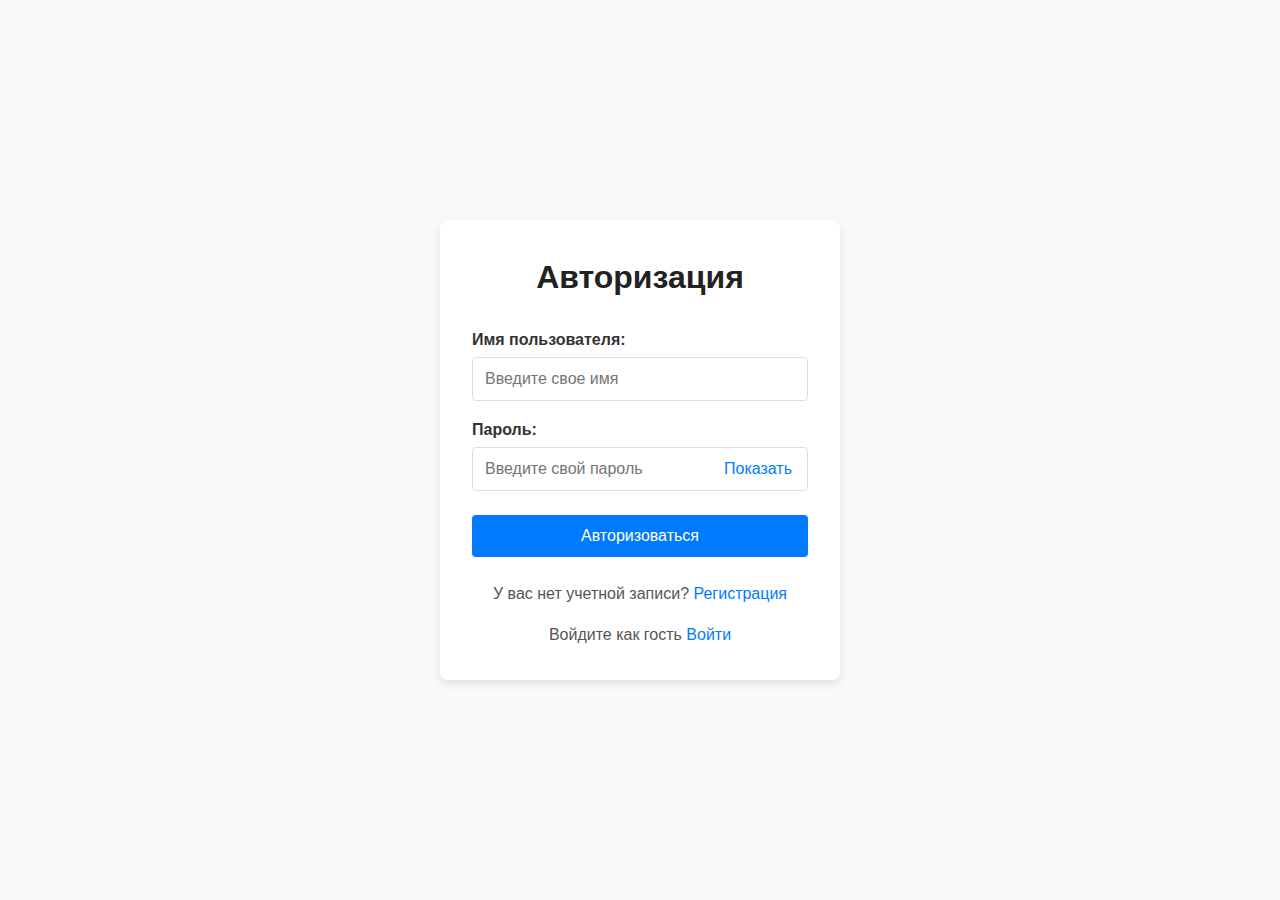
<file: src/index.html>
<!DOCTYPE html>
<html lang="ru">
  <head>
    <meta charset="UTF-8" />
    <meta name="viewport" content="width=device-width, initial-scale=1.0" />
    <title>Авторизация</title>
    <link rel="stylesheet" href="css/styles.css" />
    <link rel="stylesheet" href="css/form.css" />
  </head>
  <body>
    <div class="form">
      <h1>Авторизация</h1>
      <form id="login-form" aria-label="Login Form" class="mb-4">
        <label for="username" class="mb-1">
          Имя пользователя:</label>
        <input
          type="text"
          id="username"
          name="username"
          required
          placeholder="Введите свое имя"
          title="Введите свое имя"
          class="mb-3"
        />

        <label for="password" class="mb-1">
          Пароль:</label>
        <div class="password-wrapper mb-3">
          <input
            type="password"
            id="password"
            name="password"
            required
            placeholder="Введите свой пароль"
            title="Введите свой пароль"
          />
          <button type="button" id="toggle-password" class="toggle-password">
            Показать
          </button>
        </div>

        <span id="error-message" class="error-message mb-2"></span>

        <button type="submit" title="Войдите в свою учетную запись">
          Авторизоваться
        </button>
      </form>
      <p>
        У вас нет учетной записи?
        <a href="register.html" title="Зарегистрируйте новую учетную запись">
          Регистрация</a>
      </p>
      <p>
        Войдите как гость
        <a href="chat.html" title="Получите доступ к платформе в качестве гостя">
          Войти</a>
      </p>
    </div>

    <script type="module" src="js/login.js"></script>
  </body>
</html>
</file>
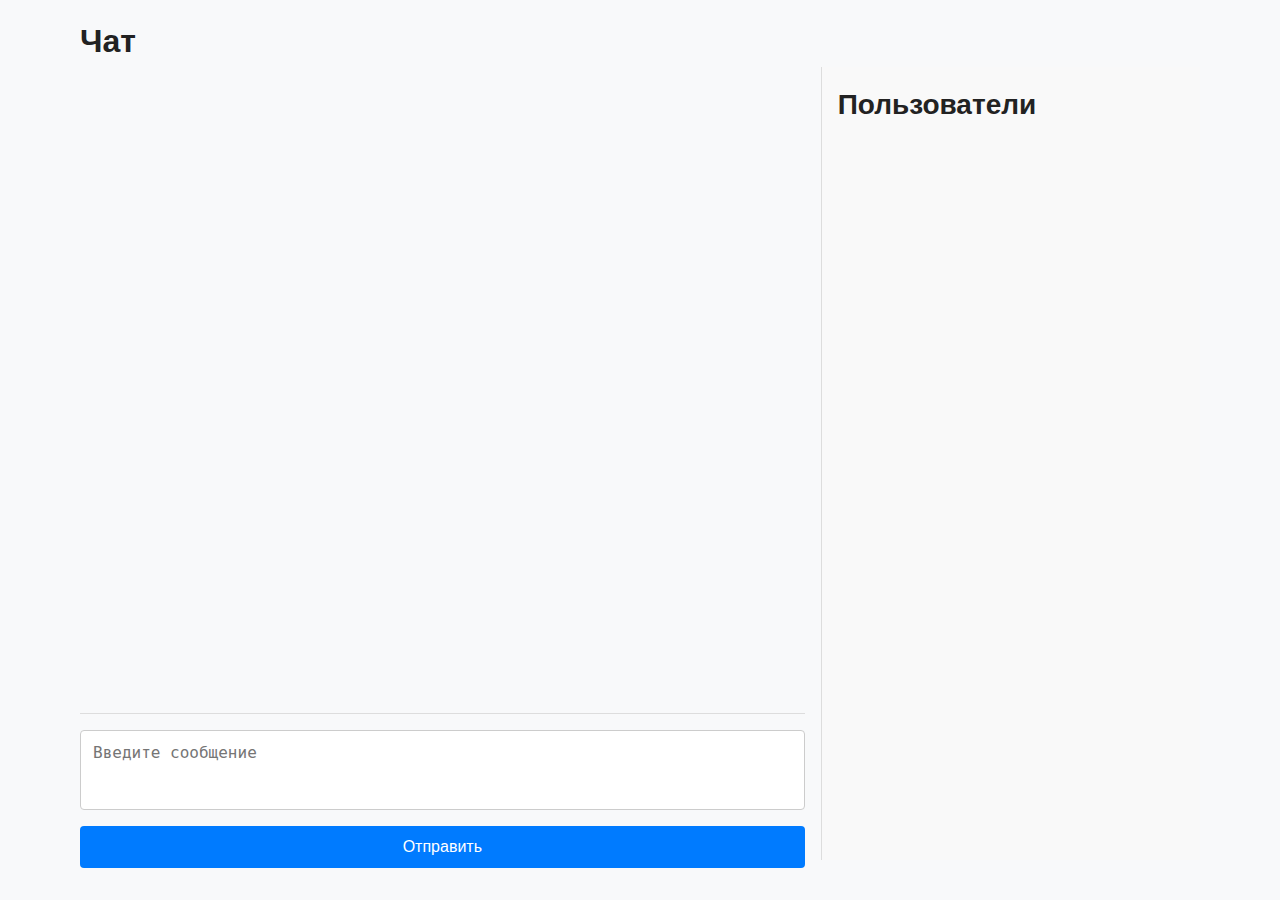
<file: src/chat.html>
<!DOCTYPE html>
<html lang="ru">
  <head>
    <meta charset="UTF-8" />
    <meta name="viewport" content="width=device-width, initial-scale=1.0" />
    <title>Chat</title>
    <link rel="stylesheet" href="css/styles.css" />
    <link rel="stylesheet" href="css/chat.css" />
  </head>
  <body>
    <div class="container">
      <header>
        <h1>Чат</h1>
        <div id="user-info" class="user-info">
          <span id="user-name"></span>
          <span id="user-role"></span>
          <button id="auth-button" class="hidden">Войти</button>
        </div>
      </header>

      <div class="chat-wrapper">
        <main class="chat-section">
          <!-- Список сообщений -->
          <section class="messages mb-4">
            <ul id="message-list" class="message-cards">
              <!-- Сообщения добавляются через template -->
            </ul>
          </section>

          <!-- Форма отправки сообщения -->
          <section class="message-form">
            <form id="message-form">
              <textarea
                name="message"
                rows="4"
                placeholder="Введите сообщение"
              ></textarea>
              <button type="submit">Отправить</button>
            </form>
          </section>
        </main>

        <!-- Список пользователей -->
        <aside class="user-list mb-4">
          <h2 class="mb-3">Пользователи</h2>
          <ul id="user-list" class="user-cards">
            <!-- Пользователи добавляются через template -->
          </ul>
        </aside>
      </div>
    </div>

    <!-- Универсальное модальное окно -->
    <div id="action-modal" class="modal hidden">
      <div class="modal-content">
        <h2 id="action-modal-title">Выберите действие</h2>
        <div id="action-buttons" class="modal-buttons">
          <!-- Динамически добавляемые кнопки действий -->
        </div>
        <button id="cancel-action" class="btn-secondary">Закрыть</button>
      </div>
    </div>

    <!-- Редактирование сообщения -->
    <div
      id="edit-message-modal"
      class="modal hidden"
      role="dialog"
      aria-labelledby="edit-message-title"
    >
      <div class="modal-content">
        <h2 id="edit-message-title">Редактировать сообщение</h2>
        <label for="edit-message-text">Введите текст сообщения:</label>
        <textarea
          id="edit-message-text"
          placeholder="Введите текст сообщения"
        ></textarea>
        <button id="save-message" class="btn-primary">Сохранить</button>
        <button id="cancel-edit" class="btn-secondary">Отмена</button>
      </div>
    </div>

    <!-- Изменение роли -->
    <div
      id="change-role-modal"
      class="modal hidden"
      role="dialog"
      aria-labelledby="change-role-title"
    >
      <div class="modal-content">
        <h2 id="change-role-title">Изменить роль</h2>
        <label for="new-role">Выберите новую роль:</label>
        <select id="new-role" aria-label="Выбор роли">
          <option value="user">Пользователь</option>
          <option value="moderator">Модератор</option>
          <option value="admin">Администратор</option>
        </select>
        <button id="save-role" class="btn-primary">Сохранить</button>
        <button id="cancel-role" class="btn-secondary">Отмена</button>
      </div>
    </div>

    <!-- Шаблон карточки сообщения -->
    <template id="message-template">
      <li class="message-card">
        <div class="message-header">
          <span class="message-date"></span>
          <div>
            <span class="message-username"></span>
            <span class="message-role"></span>
          </div>
        </div>
        <p class="message-text"></p>
      </li>
    </template>

    <!-- Шаблон карточки пользователя -->
    <template id="user-template">
      <li class="user-card">
        <span class="user-role"></span>
        <h3 class="user-name"></h3>
      </li>
    </template>

    <script type="module" src="js/chat.js"></script>
  </body>
</html>
</file>
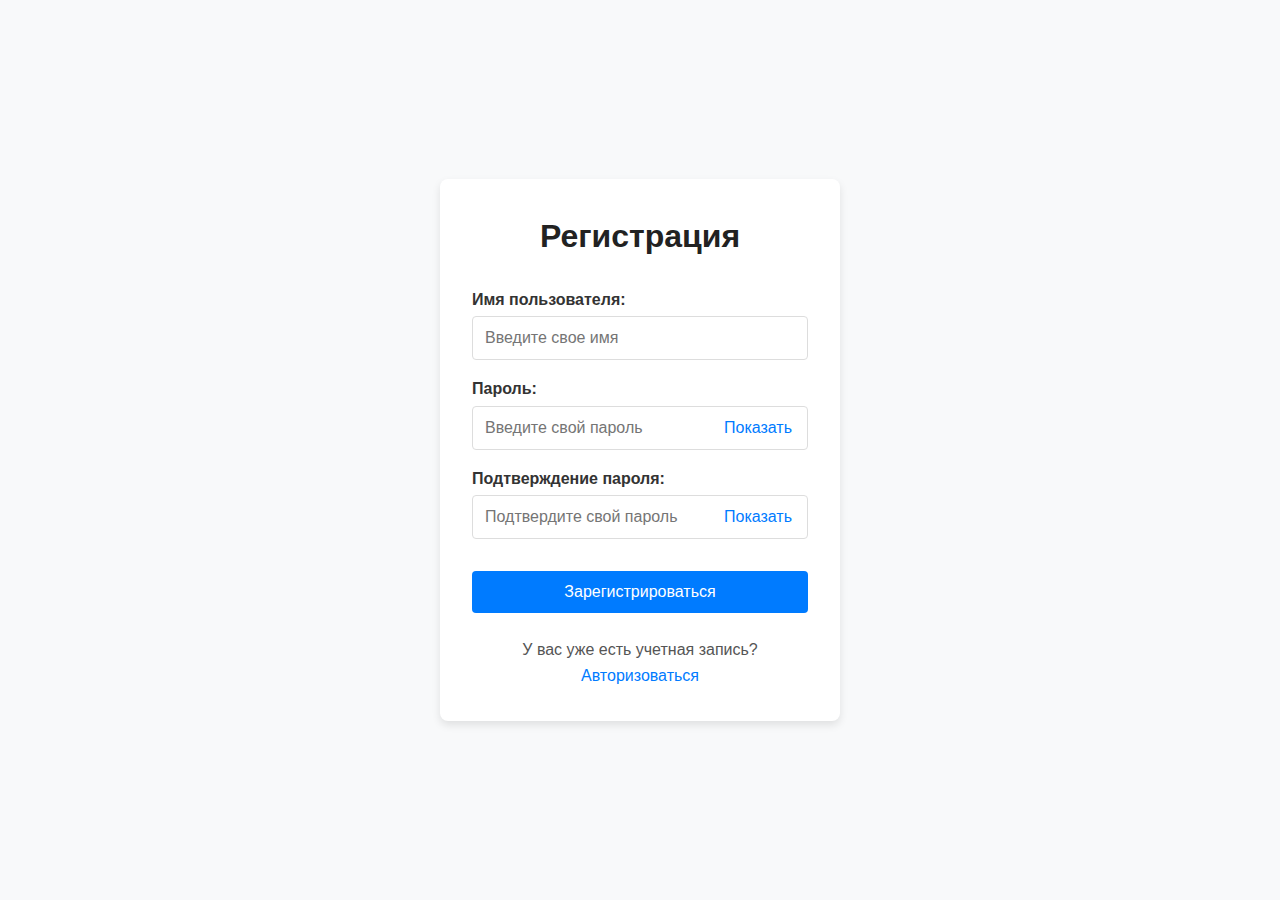
<file: src/register.html>
<!DOCTYPE html>
<html lang="ru">
  <head>
    <meta charset="UTF-8" />
    <meta name="viewport" content="width=device-width, initial-scale=1.0" />
    <title>Регистрация</title>
    <link rel="stylesheet" href="css/styles.css" />
    <link rel="stylesheet" href="css/form.css" />
  </head>
  <body>
    <div class="form">
      <h1>Регистрация</h1>
      <form id="register-form" aria-label="Register Form" class="mb-4">
        <label for="username" class="mb-1">
          Имя пользователя:</label>
        <input
          type="text"
          id="username"
          name="username"
          required
          placeholder="Введите свое имя"
          title="Введите свое имя"
          class="mb-3"
        />

        <label for="password" class="mb-1">
          Пароль:</label>
        <div class="password-wrapper mb-3">
          <input
            type="password"
            id="password"
            name="password"
            required
            placeholder="Введите свой пароль"
            title="Введите свой пароль"
          />
          <button type="button" id="toggle-password" class="toggle-password">
            Показать
          </button>
        </div>

        <label for="confirm-password" class="mb-1">
          Подтверждение пароля:</label>
        <div class="password-wrapper mb-4">
          <input
            type="password"
            id="confirm-password"
            name="confirm-password"
            required
            placeholder="Подтвердите свой пароль"
            title="Подтвердите свой пароль"
          />
          <button
            type="button"
            id="toggle-confirm-password"
            class="toggle-password"
          >
            Показать
          </button>
        </div>

        <span id="error-message" class="error-message mb-2"></span>

        <button type="submit" title="Зарегистрируйте свою учетную запись">
          Зарегистрироваться
        </button>
      </form>
      <p>
        У вас уже есть учетная запись? <a href="index.html">Авторизоваться</a>
      </p>
    </div>

    <script type="module" src="js/register.js"></script>
  </body>
</html>
</file>
<file: src/css/styles.css>
* {
  margin: 0;
  padding: 0;
  box-sizing: border-box;
  transition: all 0.3s ease-in-out; /* Плавный переход */
}

html,
body {
  font-family: 'Arial', sans-serif;
  font-size: 16px;
  line-height: 1.6;
  color: #333;
  background-color: #f8f9fa;
  height: 100%;
}

p {
  margin-bottom: 1rem;
  color: #555;
}

p:last-child {
  margin-bottom: 0;
}

a {
  color: #007bff;
  text-decoration: none;
  transition: color 0.3s ease, text-decoration 0.3s ease;
}

a:hover {
  color: #0056b3;
  text-decoration: underline;
}

h1,
h2,
h3,
h4,
h5,
h6 {
  font-weight: bold;
  color: #222;
}

h1 {
  margin-bottom: 1.5rem;
  font-size: 2rem;
}

h2 {
  margin-bottom: 1.25rem;
  font-size: 1.75rem;
}

h3 {
  margin-bottom: 1rem;
  font-size: 1.5rem;
}

.container {
  width: 90%;
  max-width: 1200px;
  margin: 0 auto;
  padding: 1rem;
}

.text-center {
  text-align: center;
}

.mt-1 {
  margin-top: 0.25rem;
}
.mt-2 {
  margin-top: 0.5rem;
}
.mt-3 {
  margin-top: 1rem;
}
.mt-4 {
  margin-top: 1.5rem;
}

.mb-1 {
  margin-bottom: 0.25rem;
}
.mb-2 {
  margin-bottom: 0.5rem;
}
.mb-3 {
  margin-bottom: 1rem;
}
.mb-4 {
  margin-bottom: 1.5rem;
}

button {
  background-color: #007bff;
  color: white;
  border: none;
  padding: 0.75rem 1rem;
  border-radius: 4px;
  font-size: 1rem;
  cursor: pointer;
  transition: background-color 0.3s ease, color 0.3s ease;
}

button:hover {
  background-color: #0056b3;
  color: white;
}

button:disabled {
  background-color: #d6d6d6;
  cursor: not-allowed;
}

input,
textarea,
select {
  width: 100%;
  max-width: 873px;
  padding: 0.75rem;
  margin-bottom: 1rem;
  border: 1px solid #ddd;
  border-radius: 4px;
  font-size: 1rem;
  transition: border-color 0.3s ease, box-shadow 0.3s ease;
}

input:disabled,
textarea:disabled,
select:disabled {
  background-color: #f5f5f5;
  color: #999;
  cursor: not-allowed;
  border: 1px solid #ddd;
}

input:focus,
textarea:focus,
select:focus {
  outline: none;
  border-color: #007bff;
  box-shadow: 0 0 4px rgba(0, 123, 255, 0.25);
}

form {
  display: flex;
  flex-direction: column;
}

.password-wrapper {
  position: relative;
}

.toggle-password {
  position: absolute;
  right: 0;
  top: 50%;
  transform: translateY(-50%);
  background: none;
  color: #007bff;
}

label {
  text-align: left;
  font-weight: bold;
}

input {
  padding: 0.75rem;
  margin-bottom: 0;
  border: 1px solid #ddd;
  border-radius: 4px;
  font-size: 1rem;
}

/* Базовый стиль модального окна */
.modal {
  position: fixed;
  top: 0;
  left: 0;
  width: 100%;
  height: 100%;
  display: flex;
  align-items: center;
  justify-content: center;
  background-color: rgba(0, 0, 0, 0.5);
  z-index: 1000;
}

.modal.hidden {
  display: none;
}

.modal-content {
  background-color: #fff;
  padding: 2rem;
  border-radius: 8px;
  max-width: 500px;
  width: 100%;
  box-shadow: 0 4px 6px rgba(0, 0, 0, 0.1);
  text-align: center;
}

.modal-content h2 {
  margin-bottom: 1rem;
  font-size: 1.5rem;
  font-weight: bold;
}

textarea,
select {
  width: 100%;
  padding: 0.75rem;
  margin-bottom: 1rem;
  border: 1px solid #ccc;
  border-radius: 4px;
  font-size: 1rem;
  resize: vertical;
}

textarea:focus,
select:focus {
  border-color: #007bff;
  box-shadow: 0 0 5px rgba(0, 123, 255, 0.5);
  outline: none;
}

.modal-buttons {
  display: flex;
  gap: 0.5rem;
  justify-content: flex-end;
}

.modal-buttons * {
  flex: 1;
}

.btn-primary {
  background-color: #007bff;
  color: #fff;
  padding: 0.5rem 1rem;
  border: none;
  border-radius: 4px;
  font-size: 1rem;
  cursor: pointer;
  transition: background-color 0.3s ease;
}

.btn-primary:hover {
  background-color: #0056b3;
}

.btn-secondary {
  background-color: #f8f9fa;
  color: #212529;
  padding: 0.5rem 1rem;
  border: 1px solid #ccc;
  border-radius: 4px;
  font-size: 1rem;
  cursor: pointer;
  transition: background-color 0.3s ease;
}

.btn-secondary:hover {
  background-color: #e2e6ea;
}
</file>
<file: src/css/form.css>
body {
  display: flex;
  justify-content: center;
  align-items: center;
}

.form {
  background: #ffffff;
  padding: 2rem;
  border-radius: 8px;
  box-shadow: 0 4px 8px rgba(0, 0, 0, 0.1);
  width: 100%;
  max-width: 400px;
  text-align: center;
}

.error-message {
  color: red;
  font-size: 0.9em;
}
</file>
<file: src/css/chat.css>
h1 {
  margin-bottom: 0;
}

header {
  display: flex;
  justify-content: space-between;
}

.container {
  display: flex;
  flex-direction: column;
  height: 100%;
}

.chat-wrapper {
  display: flex;
  flex: 1;
  overflow: hidden;
}

.chat-section {
  display: flex;
  flex-direction: column;
  flex: 2;
  padding: 1rem;
  padding-left: 0;
  overflow: hidden;
}

.user-list {
  flex: 1;
  overflow-y: auto;
  padding: 1rem;
  padding-right: 0;
  background-color: #f9f9f9;
  border-left: 1px solid #ddd;
}

.messages {
  flex: 1;
  overflow-y: auto;
  max-width: 100%;
  word-wrap: break-word;
  overflow-wrap: break-word;
}

.message-form {
  padding-top: 1rem;
  border-top: 1px solid #ddd;
}

textarea {
  width: 100%;
  resize: none;
  height: 80px;
}

.message-cards,
.user-cards {
  list-style: none;
  margin: 0;
  padding: 0;
  background-color: #ffffff;
  max-width: 100%;
}

.message-card,
.user-card {
  padding: 0.5rem;
  border-bottom: 1px solid #ddd;
  max-width: 100%;
  box-sizing: border-box;
}

.message-header {
  display: flex;
  justify-content: space-between;
  font-size: 0.9rem;
  margin-bottom: 0.5rem;
}

.message-text {
  margin: 0;
  word-wrap: break-word;
  overflow-wrap: break-word;
  white-space: pre-wrap;
  -webkit-hyphens: auto;
  hyphens: auto;
}

.user-card {
  display: flex;
  flex-direction: column;
  align-items: flex-start;
}

.hidden {
  visibility: hidden;
  display: none;
}

.block {
  background-color: #f5f5f5;
}

#user-name, .message-username {
  display: inline-block;
  max-width: 250px;
  white-space: nowrap;
  overflow: hidden;
  text-overflow: ellipsis;
  vertical-align: middle;
}

.user-name {
  margin: 0;
  word-wrap: break-word;
  overflow-wrap: break-word;
  white-space: pre-wrap;
  -webkit-hyphens: auto;
  hyphens: auto;
  max-width: 100%;
}
</file>
